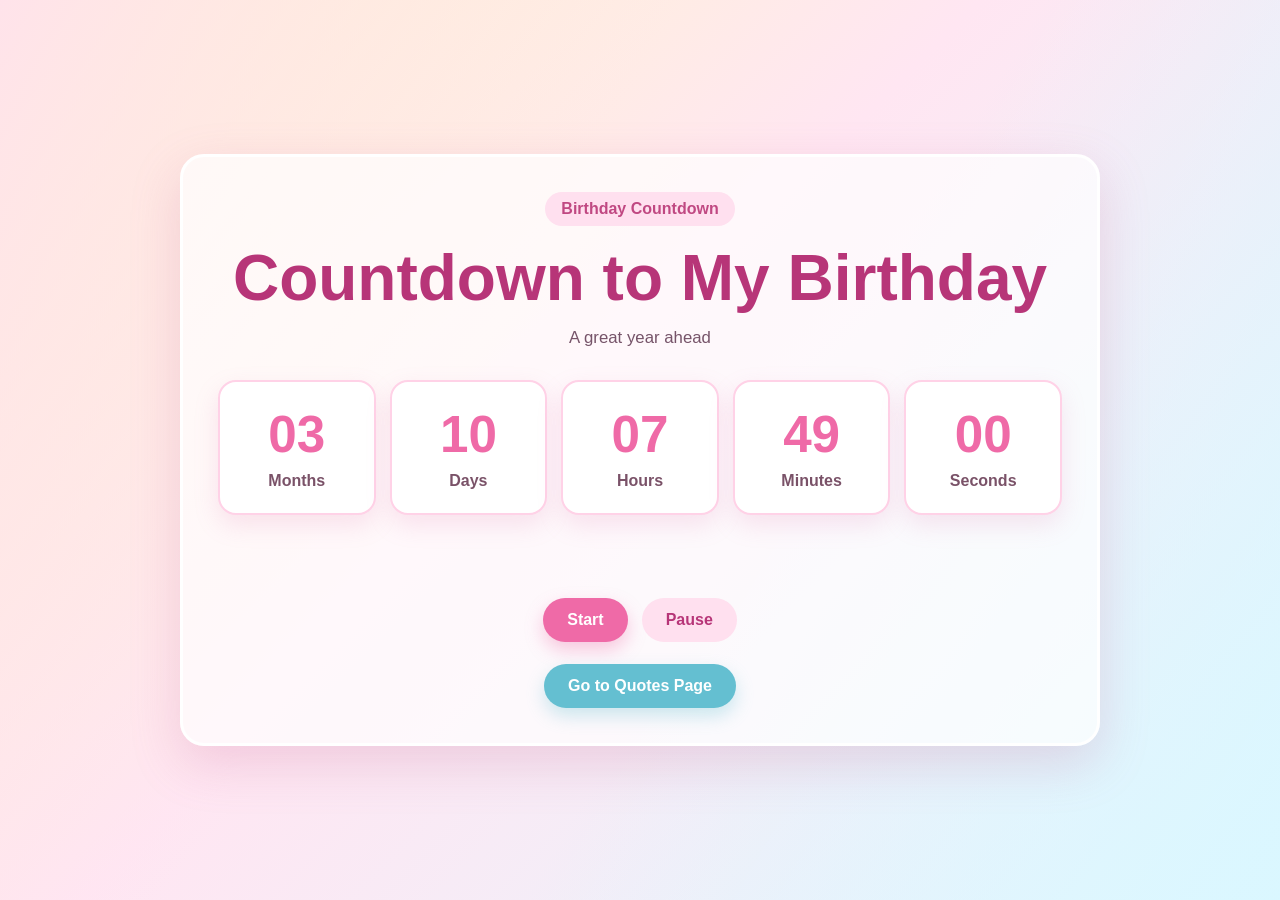
<file: index.html>
<!DOCTYPE html>
<html lang="en">
<head>
  <meta charset="UTF-8">
  <meta name="viewport" content="width=device-width, initial-scale=1.0">
  <title>Birthday Countdown</title>
  <link rel="stylesheet" href="style.css">
</head>
<body>
  <main class="page countdown-page">
    <section class="app-box">
      <p class="small-title">Birthday Countdown</p>
      <h1>Countdown to My Birthday</h1>
      <p class="subtitle">A great year ahead</p>

      <div class="timer" id="timer">
        <div class="time-card">
          <span id="months">00</span>
          <p>Months</p>
        </div>
        <div class="time-card">
          <span id="days">00</span>
          <p>Days</p>
        </div>
        <div class="time-card">
          <span id="hours">00</span>
          <p>Hours</p>
        </div>
        <div class="time-card">
          <span id="minutes">00</span>
          <p>Minutes</p>
        </div>
        <div class="time-card">
          <span id="seconds">00</span>
          <p>Seconds</p>
        </div>
      </div>

      <h2 id="message" class="message"></h2>

      <div class="button-row">
        <button id="startBtn">Start</button>
        <button id="pauseBtn" class="secondary-btn">Pause</button>
      </div>

      <a href="quotes.html" class="page-link">Go to Quotes Page</a>
    </section>
  </main>

  <div class="modal" id="welcomeModal">
    <div class="modal-box">
      <button class="close-btn" id="closeModal">&times;</button>
      <h2>Welcome Birthday Star!</h2>
      <p>Stay excited and enjoy your countdown journey.</p>
    </div>
  </div>

  <script src="countdown.js"></script>
</body>
</html>
</file>
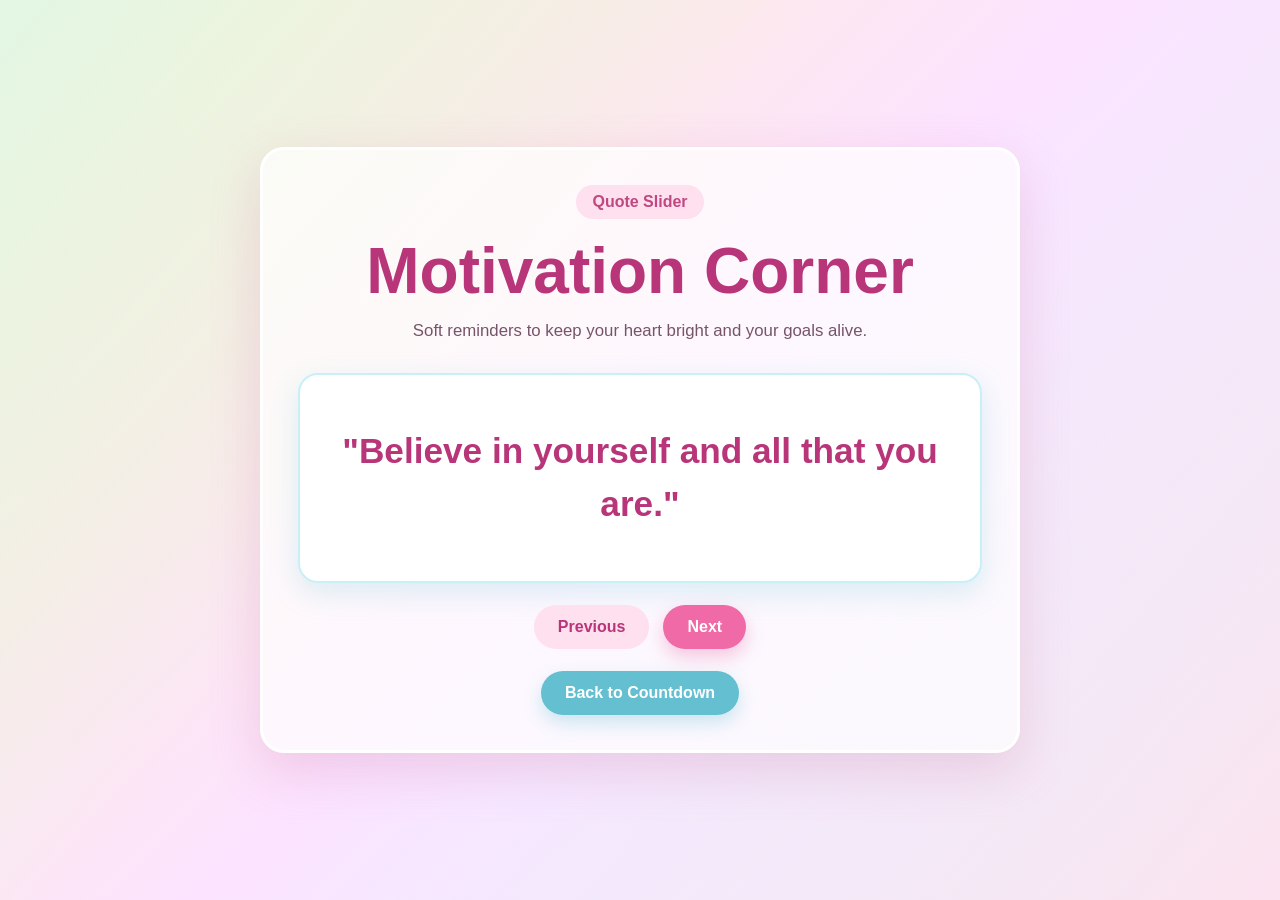
<file: quotes.html>
<!DOCTYPE html>
<html lang="en">
<head>
  <meta charset="UTF-8">
  <meta name="viewport" content="width=device-width, initial-scale=1.0">
  <title>Motivational Quotes</title>
  <link rel="stylesheet" href="style.css">
</head>
<body>
  <main class="page quotes-page">
    <section class="app-box quote-box">
      <p class="small-title">Quote Slider</p>
      <h1>Motivation Corner</h1>
      <p class="subtitle">Soft reminders to keep your heart bright and your goals alive.</p>

      <div class="quote-card">
        <p id="quoteText"></p>
      </div>

      <div class="button-row">
        <button id="prevBtn" class="secondary-btn">Previous</button>
        <button id="nextBtn">Next</button>
      </div>

      <a href="index.html" class="page-link">Back to Countdown</a>
    </section>
  </main>

  <script src="quotes.js"></script>
</body>
</html>
</file>
<file: style.css>
* {
  box-sizing: border-box;
  margin: 0;
  padding: 0;
}

body {
  min-height: 100vh;
  font-family: Arial, sans-serif;
  color: #57364d;
  background: #fff7fb;
}

.page {
  min-height: 100vh;
  display: flex;
  align-items: center;
  justify-content: center;
  padding: 30px 15px;
}

.countdown-page {
  background:
    linear-gradient(120deg, rgba(255, 224, 239, 0.88), transparent 38%),
    linear-gradient(300deg, rgba(217, 247, 255, 0.9), transparent 42%),
    linear-gradient(135deg, #fff8c9, #ffe6f2 45%, #e4f7ff);
}

.quotes-page {
  background:
    linear-gradient(130deg, rgba(223, 247, 232, 0.9), transparent 40%),
    linear-gradient(310deg, rgba(255, 224, 237, 0.88), transparent 42%),
    linear-gradient(135deg, #fff3c4, #fce3ff 50%, #dff8ff);
}

.app-box {
  width: min(920px, 100%);
  padding: 35px;
  text-align: center;
  border: 3px solid #ffffff;
  border-radius: 24px;
  background: rgba(255, 255, 255, 0.72);
  box-shadow: 0 18px 50px rgba(197, 99, 145, 0.22);
}

.small-title {
  display: inline-block;
  padding: 8px 16px;
  margin-bottom: 15px;
  border-radius: 999px;
  background: #ffe0ef;
  color: #c04882;
  font-weight: bold;
}

h1 {
  margin-bottom: 10px;
  font-size: clamp(2rem, 5vw, 4rem);
  color: #b73578;
}

.subtitle {
  max-width: 620px;
  margin: 0 auto 28px;
  font-size: 1.05rem;
  line-height: 1.6;
  color: #765469;
}

.timer {
  display: grid;
  grid-template-columns: repeat(5, 1fr);
  gap: 14px;
  margin: 25px 0;
}

.time-card {
  min-height: 135px;
  display: flex;
  flex-direction: column;
  align-items: center;
  justify-content: center;
  border-radius: 18px;
  background: #ffffff;
  border: 2px solid #ffd2e7;
  box-shadow: 0 10px 24px rgba(224, 124, 170, 0.18);
}

.time-card span {
  font-size: clamp(2rem, 5vw, 3.2rem);
  font-weight: bold;
  color: #ef6aa7;
}

.time-card p {
  margin-top: 8px;
  font-weight: bold;
  color: #7a5268;
}

.message {
  min-height: 36px;
  margin-bottom: 18px;
  color: #d13a76;
}

.button-row {
  display: flex;
  flex-wrap: wrap;
  justify-content: center;
  gap: 14px;
  margin: 22px 0;
}

button,
.page-link {
  border: 0;
  border-radius: 999px;
  padding: 13px 24px;
  font-size: 1rem;
  font-weight: bold;
  cursor: pointer;
  text-decoration: none;
  transition: transform 0.2s ease, box-shadow 0.2s ease;
}

button {
  color: #ffffff;
  background: #ef6aa7;
  box-shadow: 0 8px 18px rgba(239, 106, 167, 0.35);
}

.secondary-btn {
  color: #b73578;
  background: #ffe0ef;
  box-shadow: none;
}

.page-link {
  display: inline-block;
  color: #ffffff;
  background: #64bfd1;
  box-shadow: 0 8px 18px rgba(100, 191, 209, 0.32);
}

button:hover,
.page-link:hover {
  transform: translateY(-2px);
}

.modal {
  position: fixed;
  inset: 0;
  display: none;
  align-items: center;
  justify-content: center;
  padding: 20px;
  background: rgba(87, 54, 77, 0.45);
}

.modal.show {
  display: flex;
}

.modal-box {
  position: relative;
  width: min(420px, 100%);
  padding: 32px;
  border-radius: 22px;
  text-align: center;
  background: #ffffff;
  border: 3px solid #ffd2e7;
  box-shadow: 0 18px 50px rgba(87, 54, 77, 0.28);
}

.modal-box h2 {
  margin-bottom: 10px;
  color: #b73578;
}

.modal-box p {
  line-height: 1.5;
  color: #765469;
}

.close-btn {
  position: absolute;
  top: 10px;
  right: 12px;
  width: 34px;
  height: 34px;
  padding: 0;
  font-size: 1.4rem;
  line-height: 1;
  color: #b73578;
  background: #ffe0ef;
  box-shadow: none;
}

.quote-box {
  max-width: 760px;
}

.quote-card {
  min-height: 210px;
  display: flex;
  align-items: center;
  justify-content: center;
  padding: 30px;
  border-radius: 20px;
  background: #ffffff;
  border: 2px solid #c9eff7;
  box-shadow: 0 10px 28px rgba(100, 191, 209, 0.22);
}

.quote-card p {
  font-size: clamp(1.35rem, 4vw, 2.2rem);
  line-height: 1.5;
  color: #b73578;
  font-weight: bold;
}

@media (max-width: 760px) {
  .app-box {
    padding: 25px 18px;
  }

  .timer {
    grid-template-columns: repeat(2, 1fr);
  }

  .time-card:last-child {
    grid-column: 1 / -1;
  }
}

@media (max-width: 420px) {
  .timer {
    grid-template-columns: 1fr;
  }

  .time-card:last-child {
    grid-column: auto;
  }

  button,
  .page-link {
    width: 100%;
  }
}
</file>
